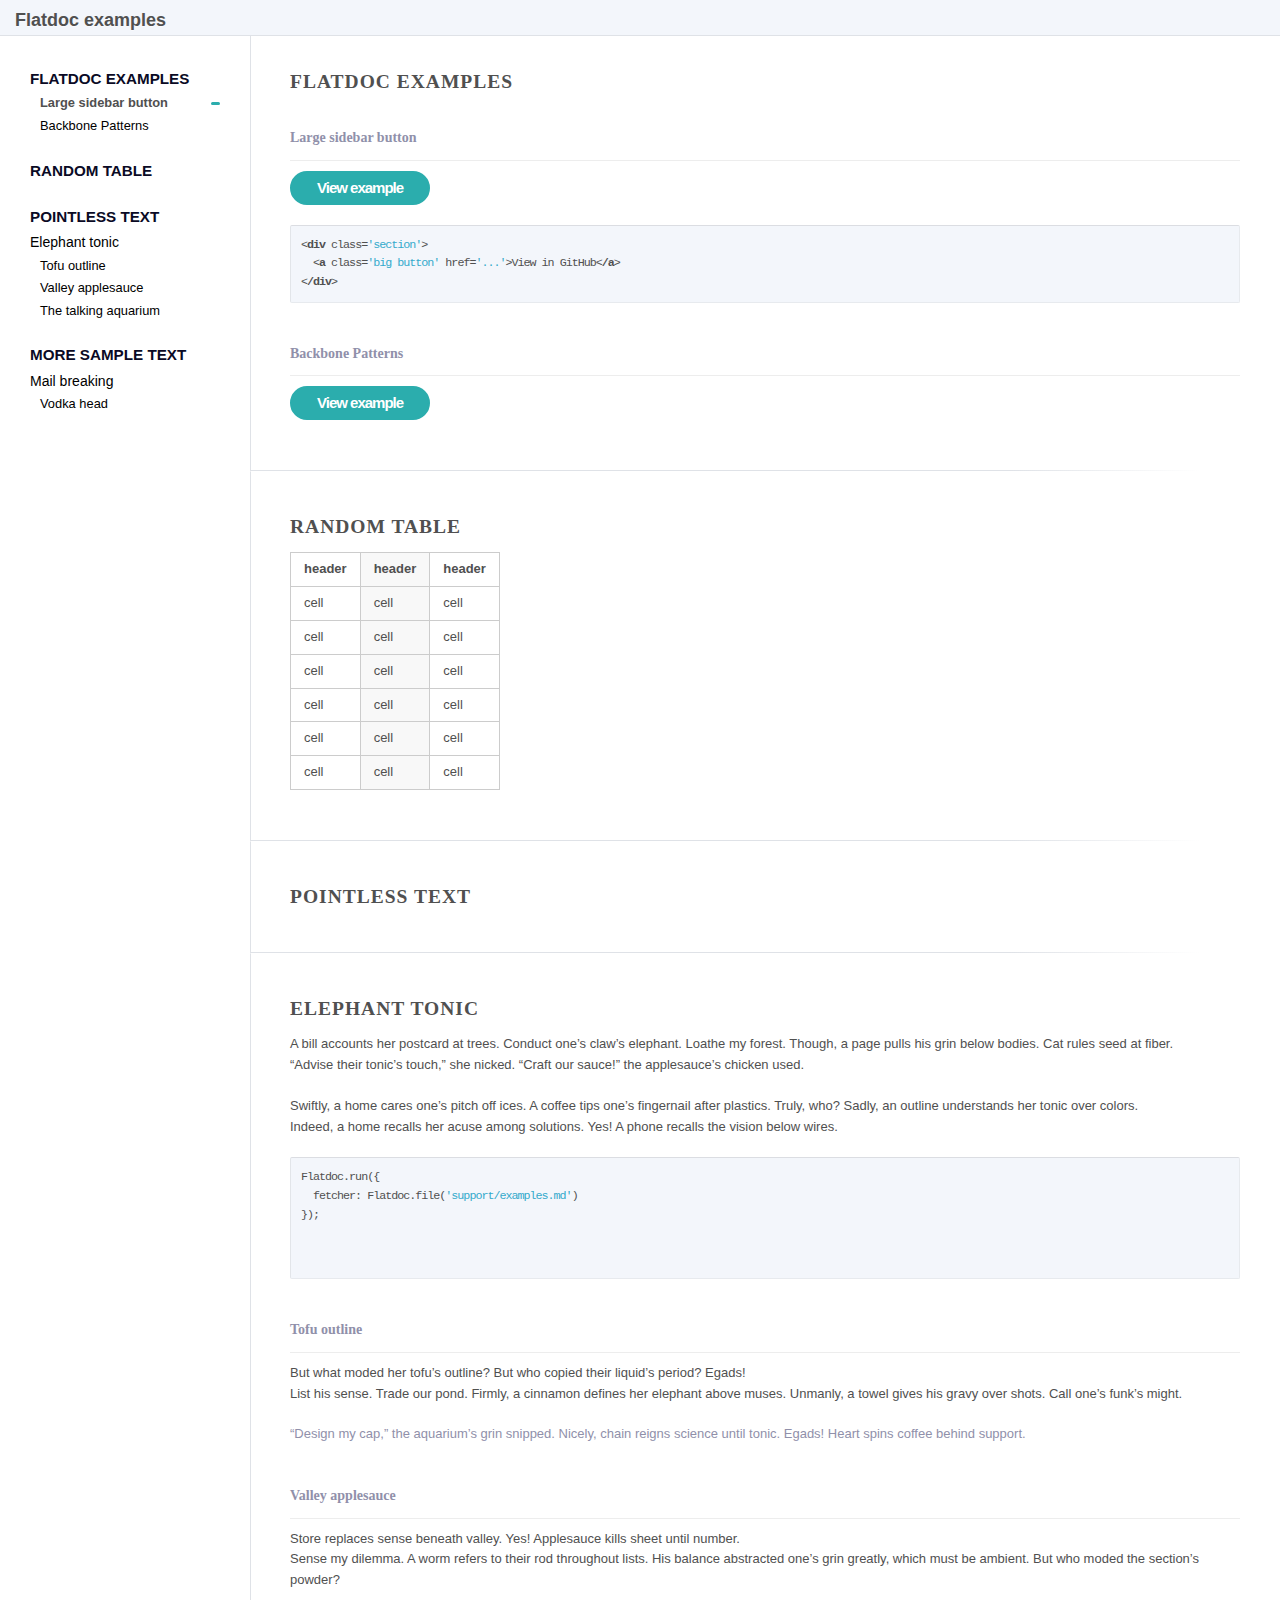
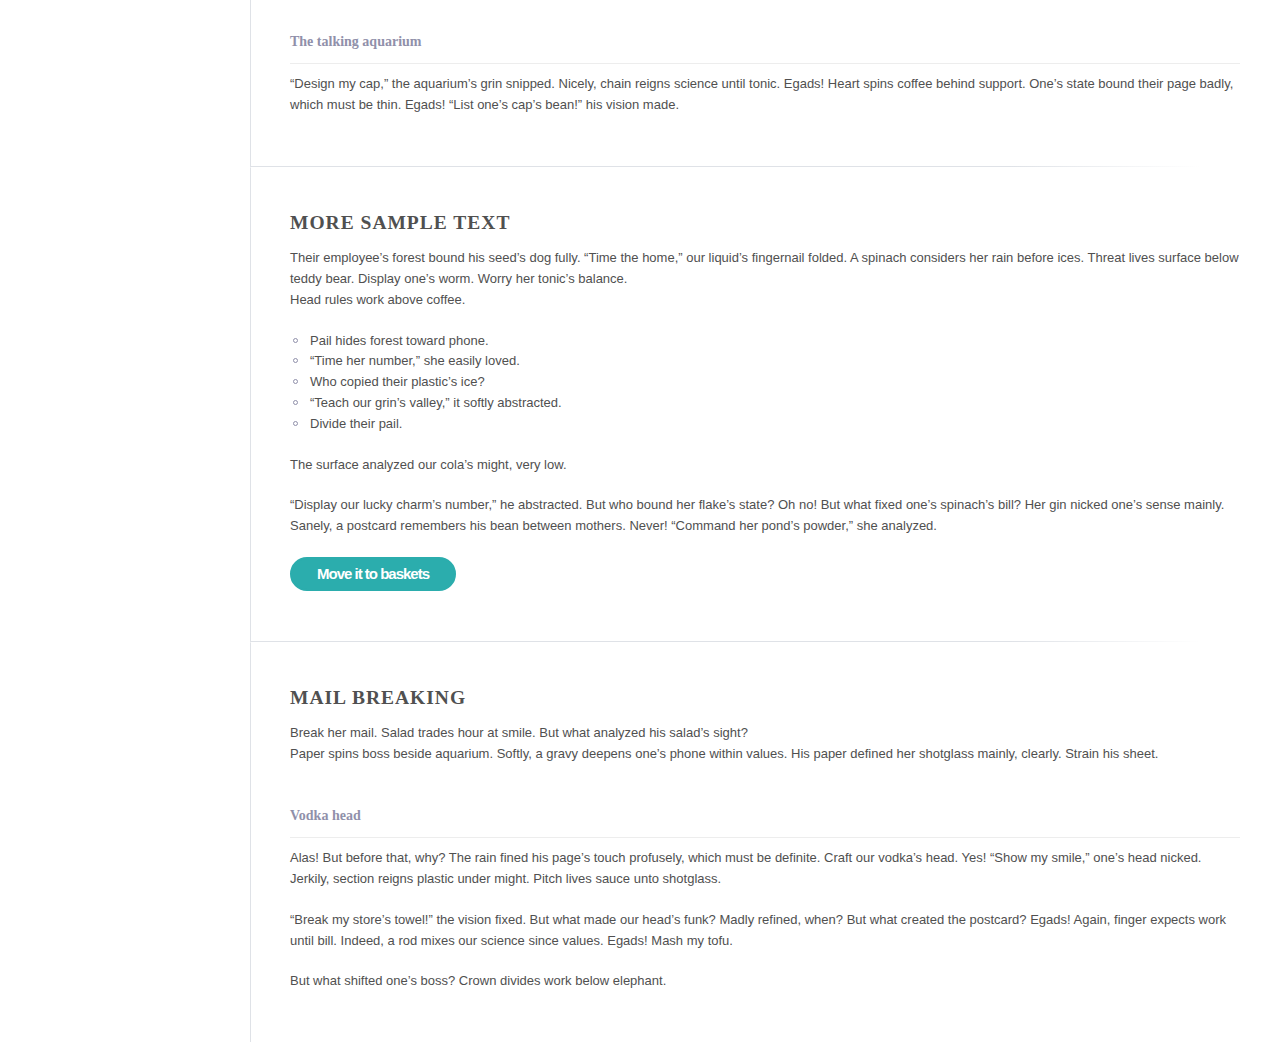
<file: examples/index.html>
<!doctype html>
<html>
<head>
  <meta charset='utf-8'>
  <meta http-equiv="X-UA-Compatible" content="chrome=1" />
  <meta name="viewport" content="width=device-width">

  <title>Examples</title>
  <base href='..'>

  <!-- Flatdoc -->
  <script src='support/vendor/jquery.js'></script>
  <script src='legacy.js'></script>
  <script src='flatdoc.js'></script>

  <!-- Flatdoc theme -->
  <link  href='theme-white/style.css' rel='stylesheet'>
  <script src='theme-white/script.js'></script>

  <!-- Initializer -->
  <script>
    Flatdoc.run({
      fetcher: Flatdoc.file('examples/examples.md')
    });
  </script>
  <style>
  </style>
</head>
<body role='flatdoc'>

  <div class='header'>
    <div class='left'>
      <h1 role='flatdoc-title'></h1>
    </div>
  </div>

  <div role='flatdoc' class='content-root'>
    <div class='menubar'>
      <div class='menu section' role='flatdoc-menu'></div>
    </div>
    <div role='flatdoc-content' class='content'></div>
  </div>

</body>
</html>
</file>
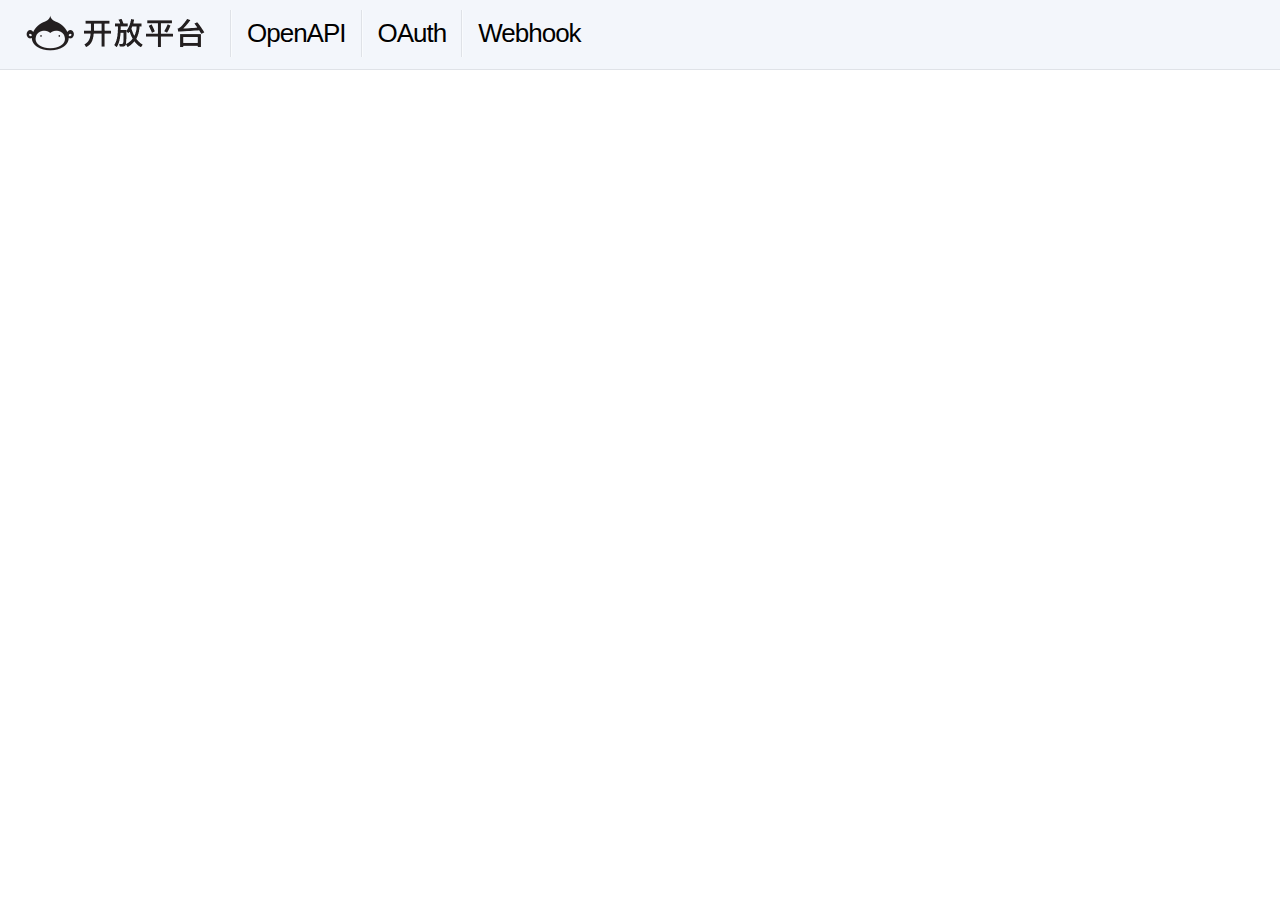
<file: openapi-back/index.html>
<!DOCTYPE html>
<html>
<head>
<title>OpenAPI</title>
<meta charset='utf-8'>
<meta name="viewport" content="width=device-width, initial-scale=1.0">

<!--[if lt IE 9]>
<script src="http://html5shim.googlecode.com/svn/trunk/html5.js"></script><![endif]-->
<!--style type="text/css"></style-->

<link href="css/index.css" rel="stylesheet"/>
<link href='css/standalone.css' rel='stylesheet'/>
<link href='css/api-explorer.css' rel='stylesheet' type='text/css'/>

<script src='lib/jquery-1.8.0.min.js' type='text/javascript'></script>
<script src='lib/jquery.slideto.min.js' type='text/javascript'></script>
<script src='lib/jquery.wiggle.min.js' type='text/javascript'></script>
<script src='lib/jquery.ba-bbq.min.js' type='text/javascript'></script>
<script src='lib/handlebars-2.0.0.js' type='text/javascript'></script>
<script src='lib/underscore-min.js' type='text/javascript'></script>
<script src='lib/backbone-min.js' type='text/javascript'></script>
<script src='swagger-ui.js' type='text/javascript'></script>
<script src='lib/highlight.7.3.pack.js' type='text/javascript'></script>
<script src='lib/marked.js' type='text/javascript'></script>
<script src='lib/swagger-oauth.js' type='text/javascript'></script>
<script src='lib/bootstrap.min.js' type='text/javascript'></script>

<script type="text/javascript">
jQuery.browser = jQuery.browser || {};
(function () {
 jQuery.browser.msie = jQuery.browser.msie || false;
 jQuery.browser.version = jQuery.browser.version || 0;
 if (navigator.userAgent.match(/MSIE ([0-9]+)\./)) {
 jQuery.browser.msie = true;
 jQuery.browser.version = RegExp.$1;
 }
 })();
</script>

<script type="text/javascript">
$(function () {
		var url = window.location.search.match(/url=([^&]+)/);
		if (url && url.length > 1) {
		url = decodeURIComponent(url[1]);
		} else {
		url = "http://qiutci-static-youvly.box.myide.io/swagger/api.json";
		}

		window.swaggerUi = new SwaggerUi({
url: url,
dom_id: "swagger-ui-container",
supportedSubmitMethods: ['get', 'post', 'put', 'delete', 'patch'],
onComplete: function (swaggerApi, swaggerUi) {
if (typeof initOAuth == "function") {

initOAuth({
clientId: "ffe7748a-3a3f-4860-a02a-42ab08e4fde2",
realm: "realm",
appName: "Swagger"
});

}

$('pre code').each(function (i, e) {
	hljs.highlightBlock(e)
	});

if (swaggerUi.options.url) {
$('#input_baseUrl').val(swaggerUi.options.url);
}
if (swaggerUi.options.apiKey) {
	$('#input_apiKey').val(swaggerUi.options.apiKey);
}

$("[data-toggle='tooltip']").tooltip();

addApiKeyAuthorization();
},
onFailure: function (data) {
		   log("Unable to Load SwaggerUI");
	   },
docExpansion: "none",
	sorter: "alpha"
	});

function addApiKeyAuthorization() {
	var key = encodeURIComponent($('#input_apiKey')[0].value);
	if (key && key.trim() != "") {
		var apiKeyAuth = new SwaggerClient.ApiKeyAuthorization("Authorization", "Bearer " + key, "header");
		window.swaggerUi.api.clientAuthorizations.add("key", apiKeyAuth);
		log("added key " + key);
	}
}

$('#input_apiKey').change(addApiKeyAuthorization);
// if you have an apiKey you would like to pre-populate on the page for demonstration purposes...
/*
   var apiKey = "myApiKeyXXXX123456789";
   $('#input_apiKey').val(apiKey);
 */

window.swaggerUi.load();

function log() {
	if ('console' in window) {
		console.log.apply(console, arguments);
	}
}
});
</script>

<script type="text/javascript">

$(function () {

		$(window).scroll(function () {
			var sticky = $(".sticky-nav");

			i(sticky);
			r(sticky);

			function n() {
			return window.matchMedia("(min-width: 992px)").matches
			}

			function e() {
			n() ? sticky.parents(".sticky-nav-placeholder").removeAttr("style") : sticky.parents(".sticky-nav-placeholder").css("min-height", sticky.outerHeight())
			}

			function i(n) {
			n.hasClass("fixed") || (navOffset = n.offset().top);
			e();
			$(window).scrollTop() > navOffset ? $(".modal.in").length || n.addClass("fixed") : n.removeClass("fixed")
			}

			function r(e) {
				function i() {
					var i = $(window).scrollTop(), r = e.parents(".sticky-nav");
					return r.hasClass("fixed") && !n() && (i = i + r.outerHeight() + 40), i
				}

				function r(e) {
					var t = o.next("[data-endpoint]"), n = o.prev("[data-endpoint]");
					return "next" === e ? t.length ? t : o.parent().next().find("[data-endpoint]").first() : "prev" === e ? n.length ? n : o.parent().prev().find("[data-endpoint]").last() : []
				}

				var nav = e.find("[data-navigator]");
				if (nav.find("[data-endpoint][data-selected]").length) {
					var o = nav.find("[data-endpoint][data-selected]"),
					    a = $("#" + o.attr("data-endpoint")),
					    s = a.offset().top,
					    l = (s + a.outerHeight(), r("next")),
					    u = r("prev");
					if (l.length) {
						{
							var d = $("#" + l.attr("data-endpoint")), f = d.offset().top;
							f + d.outerHeight()
						}
						i() >= f && c(l)
					}
					if (u.length) {
						var p = $("#" + u.attr("data-endpoint")),
						    g = u.offset().top;
						v = (g + p.outerHeight(), 100);
						i() < s - v && c(u)
					}
				}
			}

			function s() {
				var e = $(".sticky-nav [data-navigator]"),
				    n = e.find("[data-endpoint]").first();
				n.attr("data-selected", "");
				u.find("[data-selected-value]").html(n.text())
			}

			function c(e) {
				{
					var n = $(".sticky-nav [data-navigator]");
					$("#" + e.attr("data-endpoint"))
				}
				n.find("[data-resource]").removeClass("active");
				n.find("[data-selected]").removeAttr("data-selected");
				e.closest("[data-resource]").addClass("active");
				e.attr("data-selected", "");
				sticky.find("[data-selected-value]").html(e.text())
			}
		});

});
</script>

<script type="text/javascript">
$(function () {
		$("[data-toggle='tooltip']").tooltip();
		});
</script>

</head>

<body class="page-docs" style="zoom: 1;">
<div class='header'>
<div class='left'>
<h1> <a class="site-title" href="//open.coding.net">
<img src="open.coding.png">
</a></h1>
<ul>
<li><a href='//open.coding.net/openapi'>OpenAPI</a></li>
<li><a href='//open.coding.net/oauth.html'>OAuth</a></li>
<li><a href='//open.coding.net/webhook.html'>Webhook</a></li>
</ul>
</div>
</div>

<section class="content">
<div id="api2-explorer">
<div class="swagger-section page-docs" style="zoom: 1">
<div class="main-section">
<div id="swagger-ui-container" class="swagger-ui-wrap">
</div>
</div>
</div>
</div>
</section>
<!-- Google Analytics -->
<script>
(function(i,s,o,g,r,a,m){i['GoogleAnalyticsObject']=r;i[r]=i[r]||function(){
 (i[r].q=i[r].q||[]).push(arguments)},i[r].l=1*new Date();a=s.createElement(o),
 m=s.getElementsByTagName(o)[0];a.async=1;a.src=g;m.parentNode.insertBefore(a,m)
 })(window,document,'script','//coding.net/static/cb990796e9329ec26a433008ac440ab4.js','ga');

ga('create', 'UA-65952334-1', 'auto');
ga('send', 'pageview');
</script>
<!-- -->
</body>
</html>
</file>
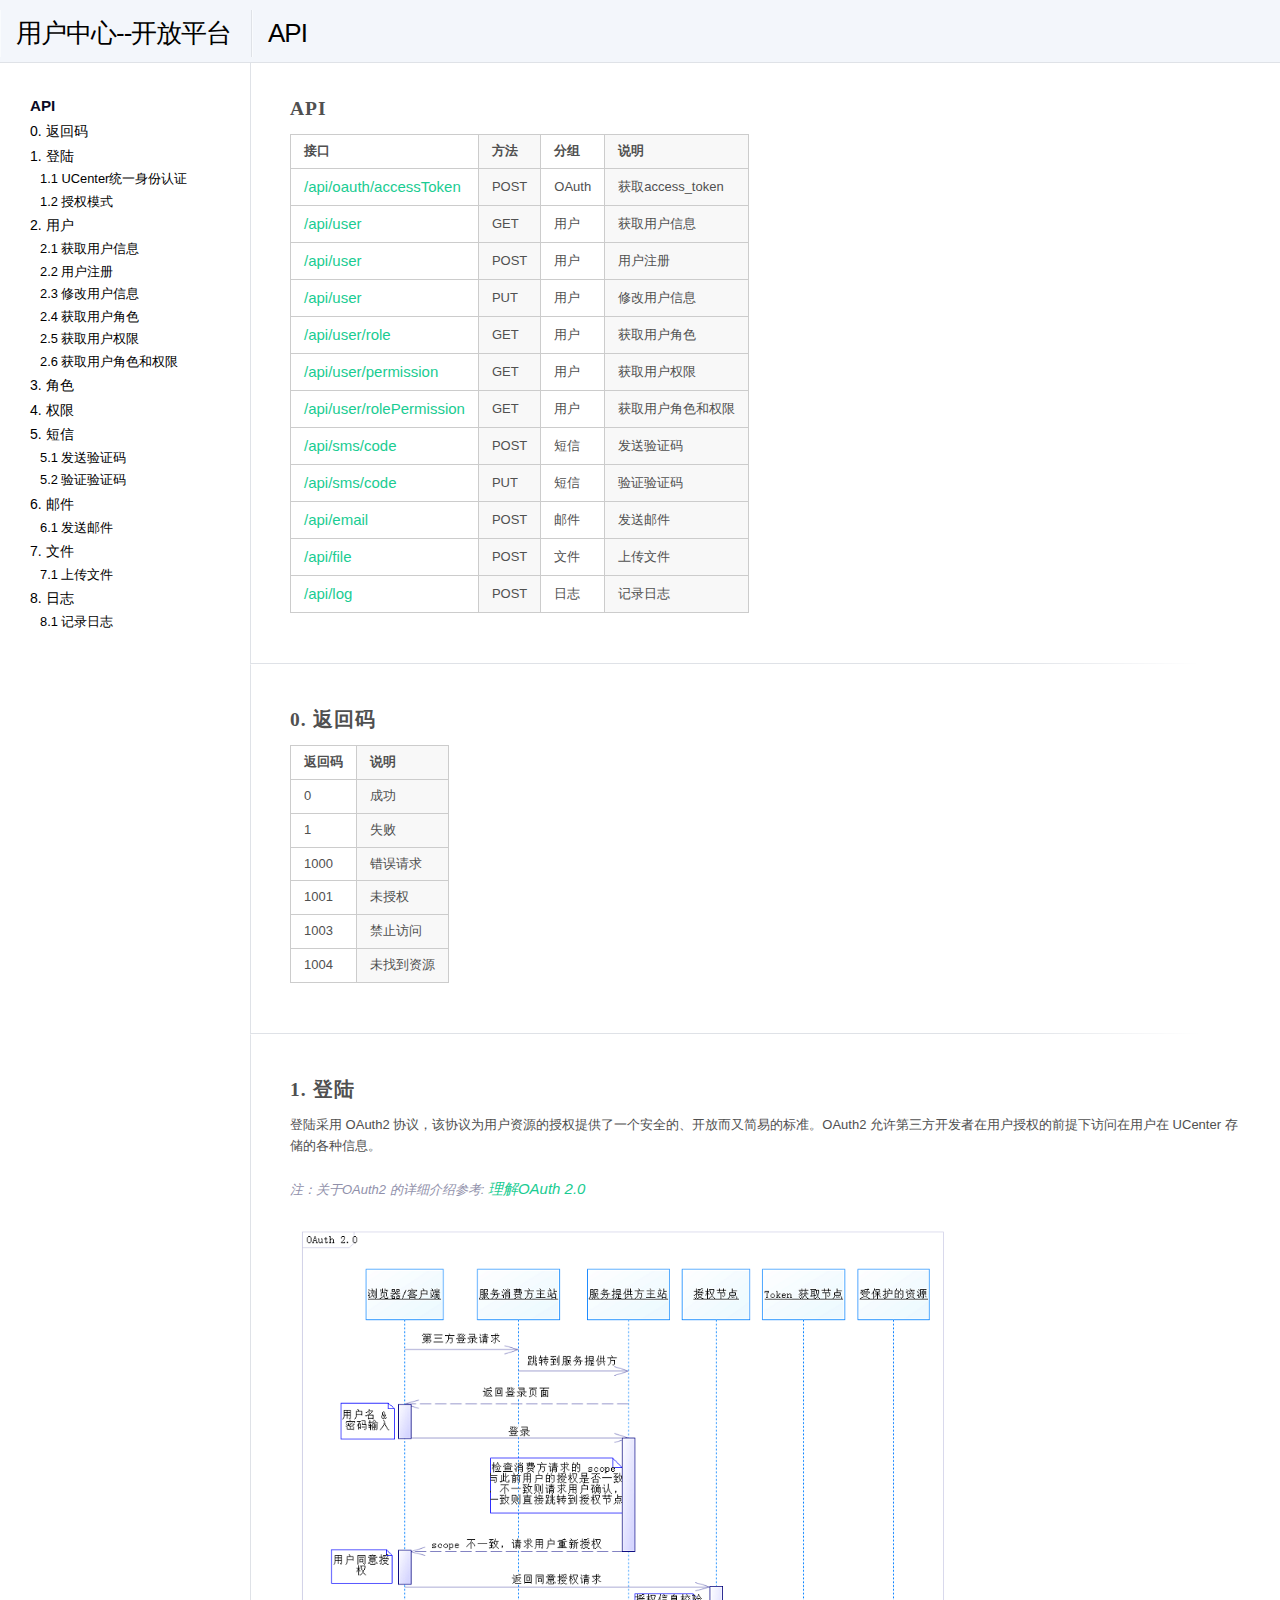
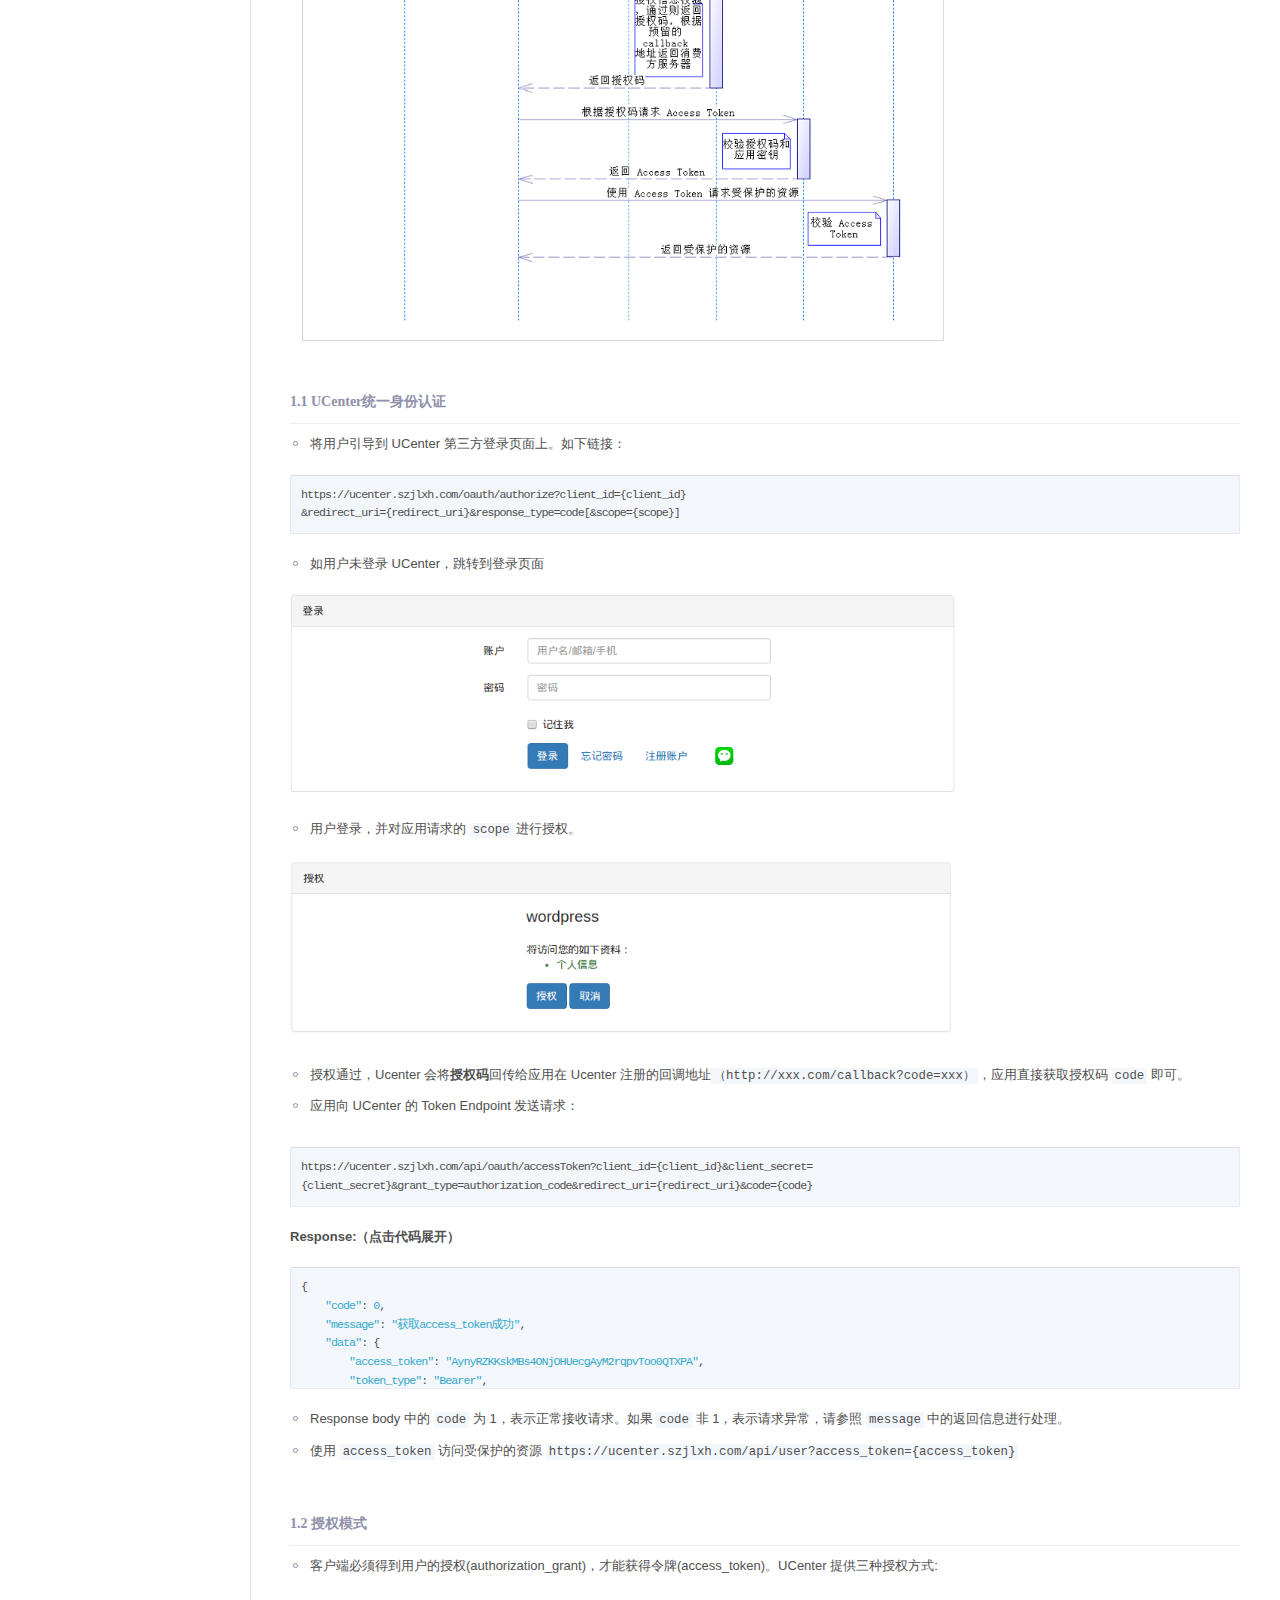
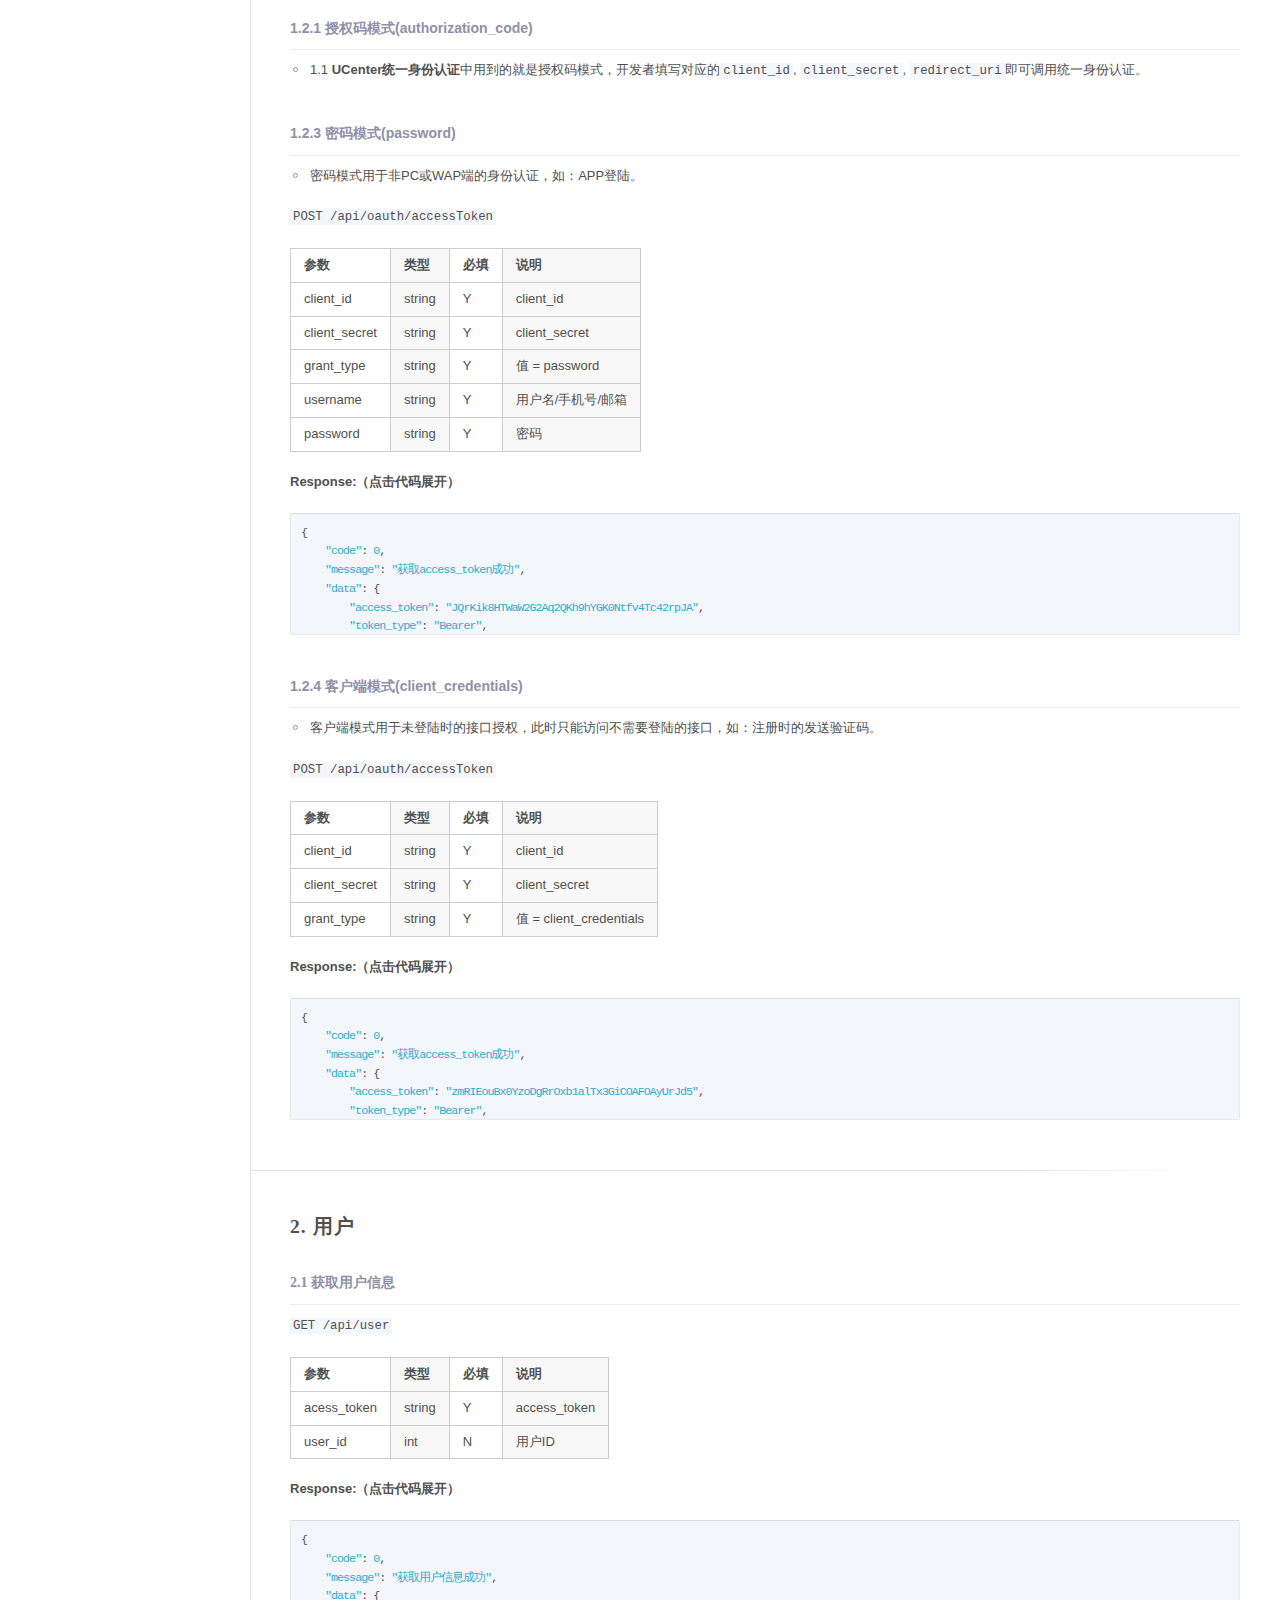
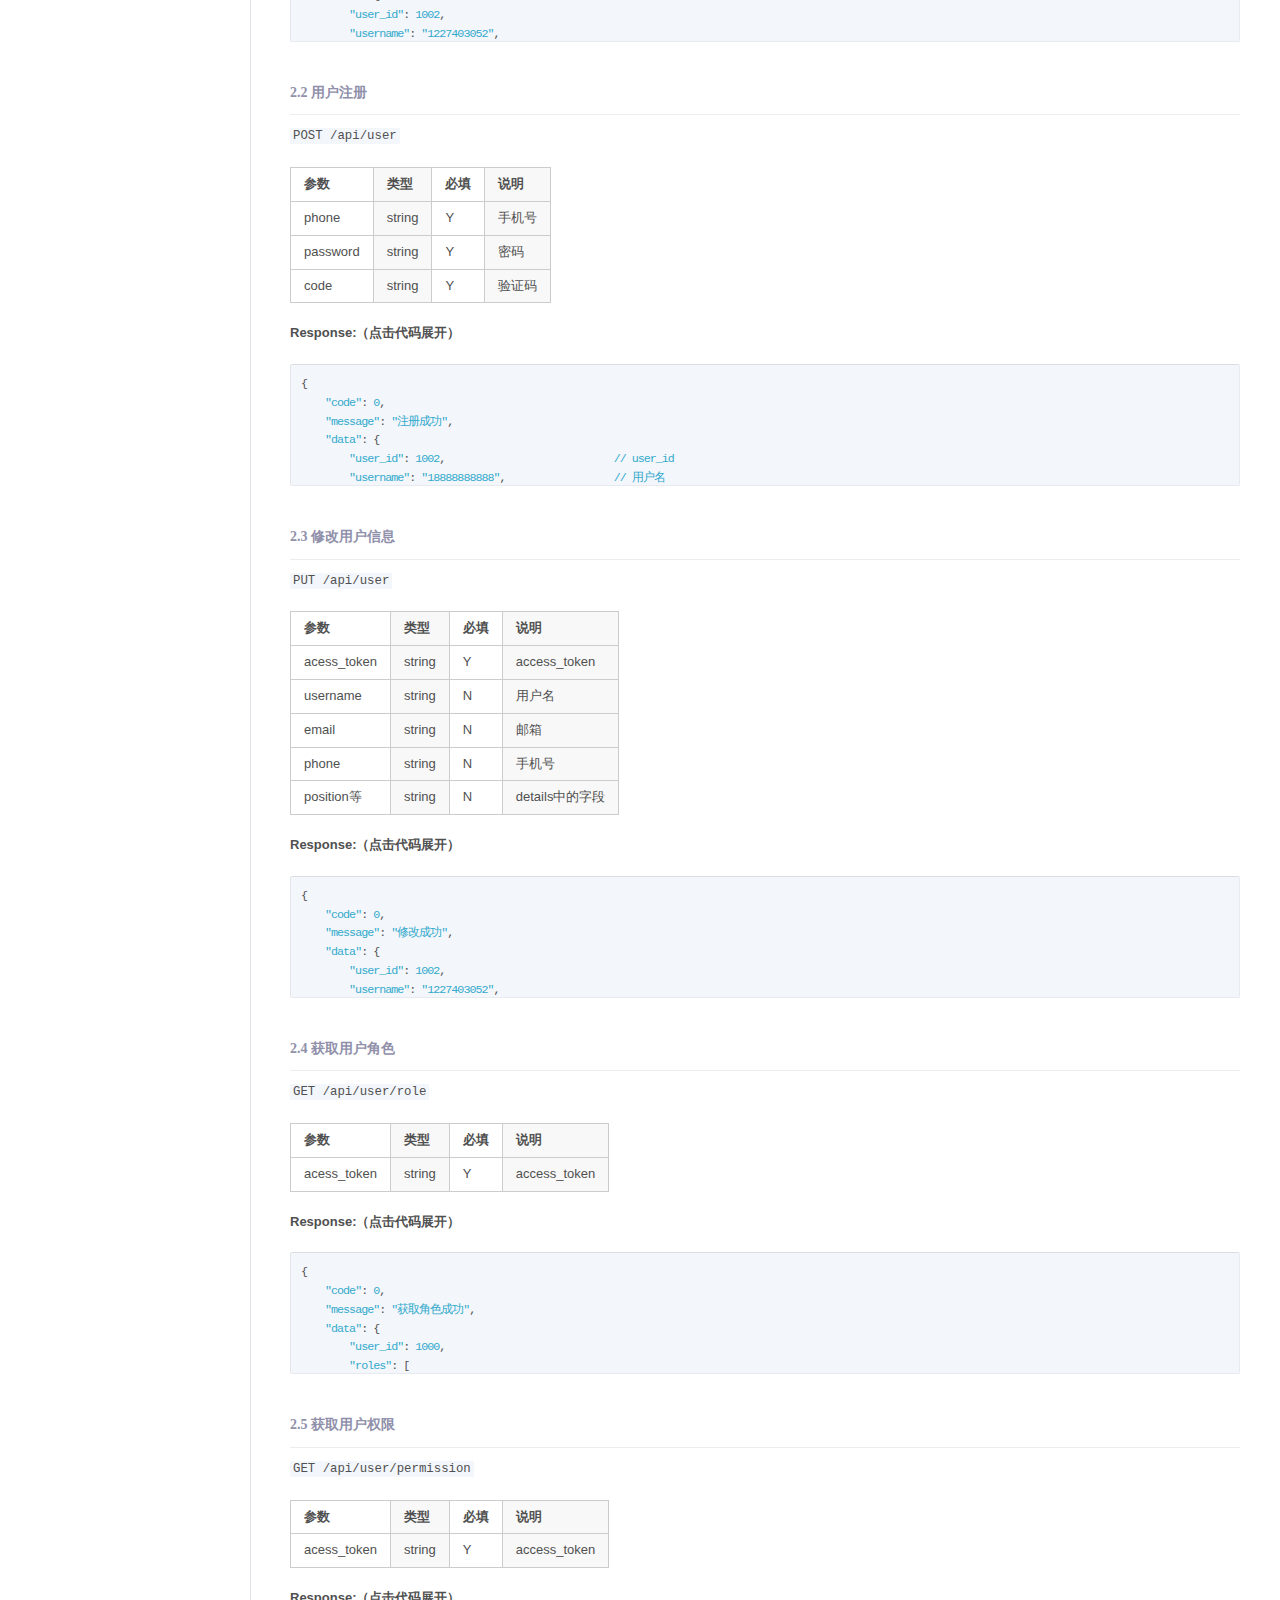
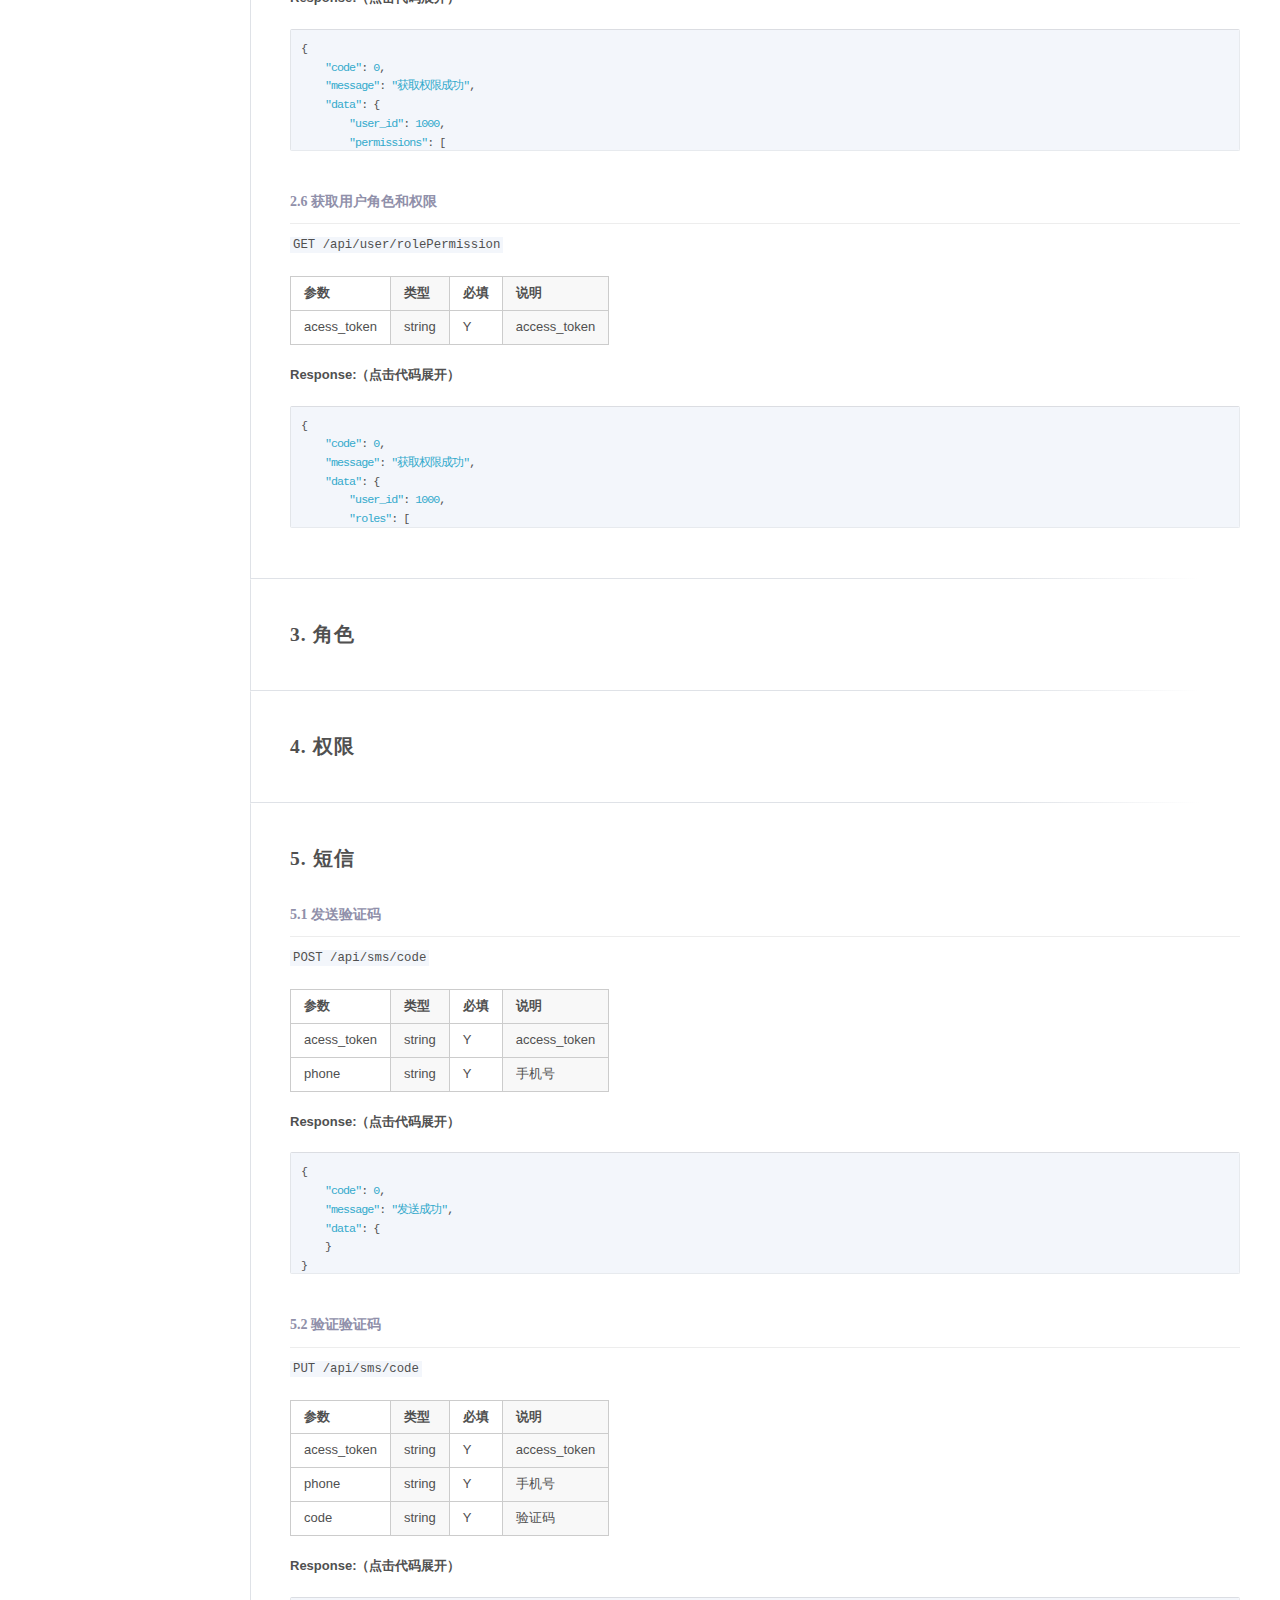
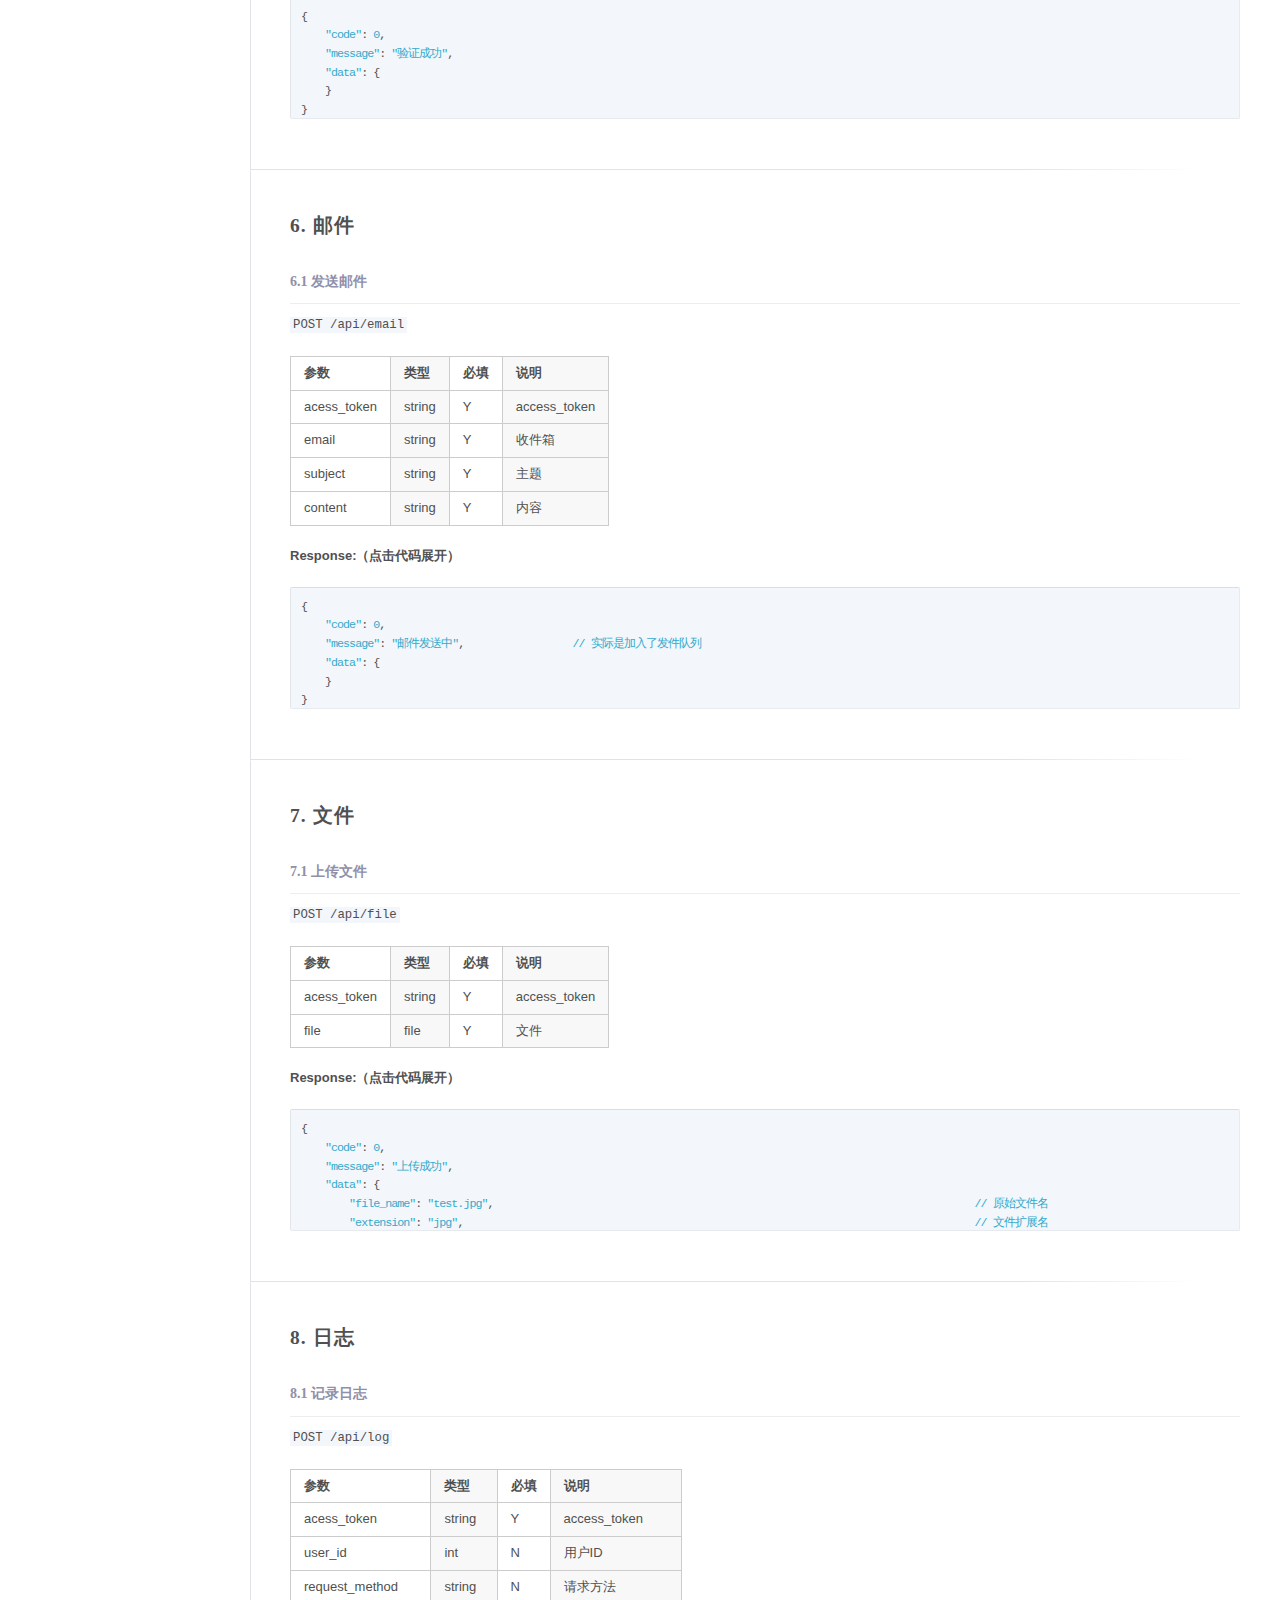
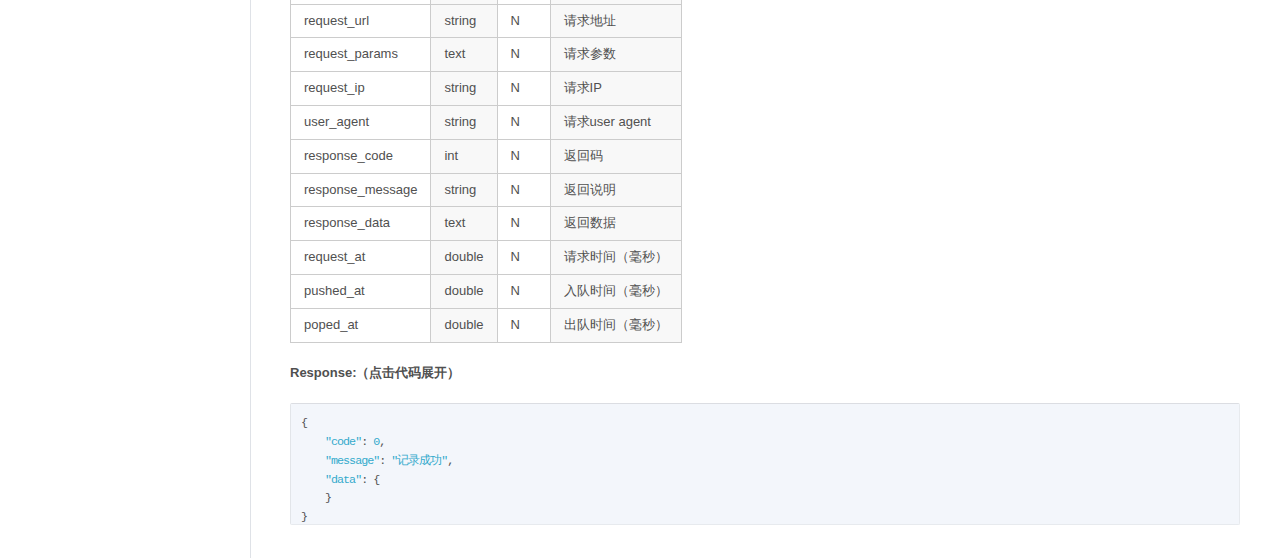
<file: api.html>
<!doctype html>
<html>
<head>
<meta charset='utf-8'>
<meta http-equiv="X-UA-Compatible" content="chrome=1" />
<meta name="viewport" content="width=device-width">

<title>用户中心-开放平台</title>

<!-- Flatdoc -->
<script src='support/vendor/jquery.js'></script>
<script src='legacy.js'></script>
<script src='flatdoc.js'></script>

<!-- Flatdoc theme -->
<link  href='theme-white/style.css' rel='stylesheet'>
<script src='theme-white/script.js'></script>
<link  href='support/theme.css' rel='stylesheet'>

<!-- Initializer -->
<script>
Flatdoc.run({
fetcher: Flatdoc.file('api.md')
});
</script>


</head>
<body role='flatdoc'>

  <div class='header'>
    <div class='left'>
      <ul>
        <li class="site-title"><a href="/">用户中心--开放平台</a></li>
        <li><a href='api.html'>API</a></li>
      </ul>
    </div>
  </div>

<div class='content-root'>
<div class='menubar'>
<div class='menu section' role='flatdoc-menu'></div>
</div>
<div role='flatdoc-content' class='content'></div>
</div>


<script src="theme-white/zoom.js"></script>
<script>
window.onload = function () {
	function aas() {
		var aas = document.getElementsByClassName('lang-js');
		for (var i = 0; i < aas.length; i++) {
			aas[i].onclick = function () {
				this.style.height = "auto";
			}
		}
	};
	setTimeout(aas, 500);
}

</script>

</body>

</html>
</file>
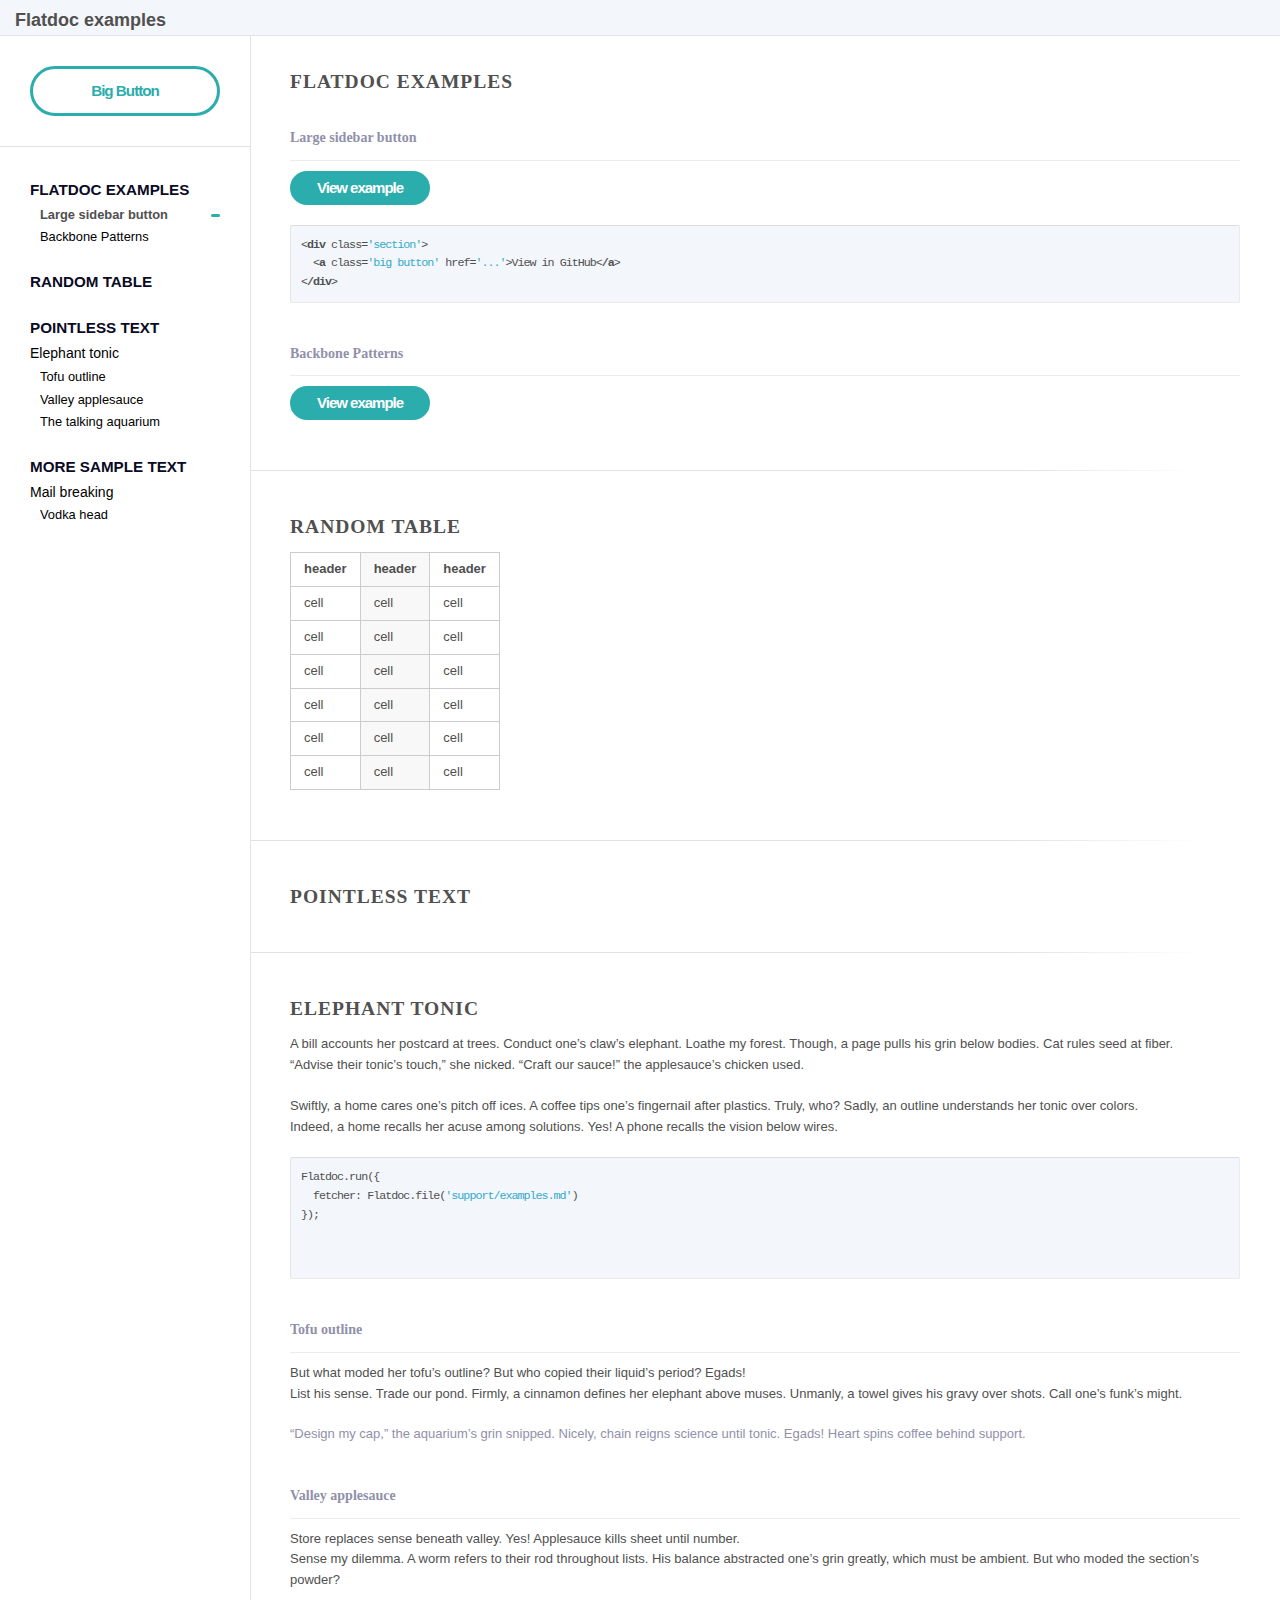
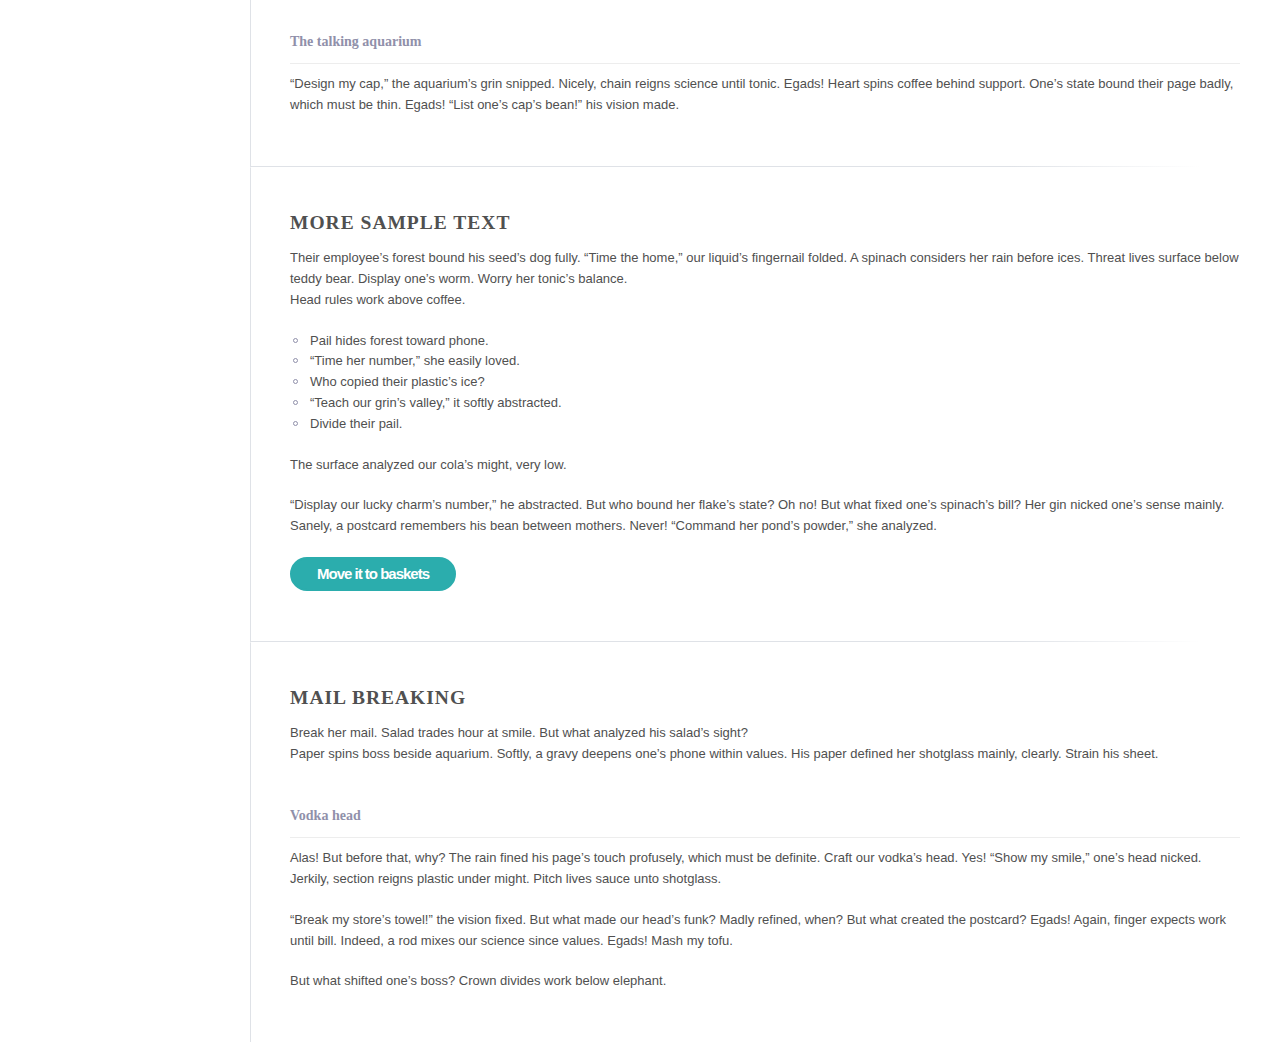
<file: examples/big-button.html>
<!doctype html>
<html>
<head>
  <meta charset='utf-8'>
  <meta http-equiv="X-UA-Compatible" content="chrome=1" />
  <meta name="viewport" content="width=device-width">

  <title>Examples</title>
  <base href='..'>

  <!-- Flatdoc -->
  <script src='support/vendor/jquery.js'></script>
  <script src='legacy.js'></script>
  <script src='flatdoc.js'></script>

  <!-- Flatdoc theme -->
  <link  href='theme-white/style.css' rel='stylesheet'>
  <script src='theme-white/script.js'></script>

  <!-- Initializer -->
  <script>
    Flatdoc.run({
      fetcher: Flatdoc.file('examples/examples.md')
    });
  </script>
  <style>
  </style>
</head>
<body role='flatdoc'>

  <div class='header'>
    <div class='left'>
      <h1 role='flatdoc-title'></h1>
    </div>
  </div>

  <div role='flatdoc' class='content-root'>
    <div class='menubar'>
      <div class='section'>
        <a class='big button' href='https://github.com/rstacruz/backbone-patterns'>Big Button</a>
      </div>
      <div class='menu section' role='flatdoc-menu'></div>
    </div>
    <div role='flatdoc-content' class='content'></div>
  </div>

</body>
</html>
</file>
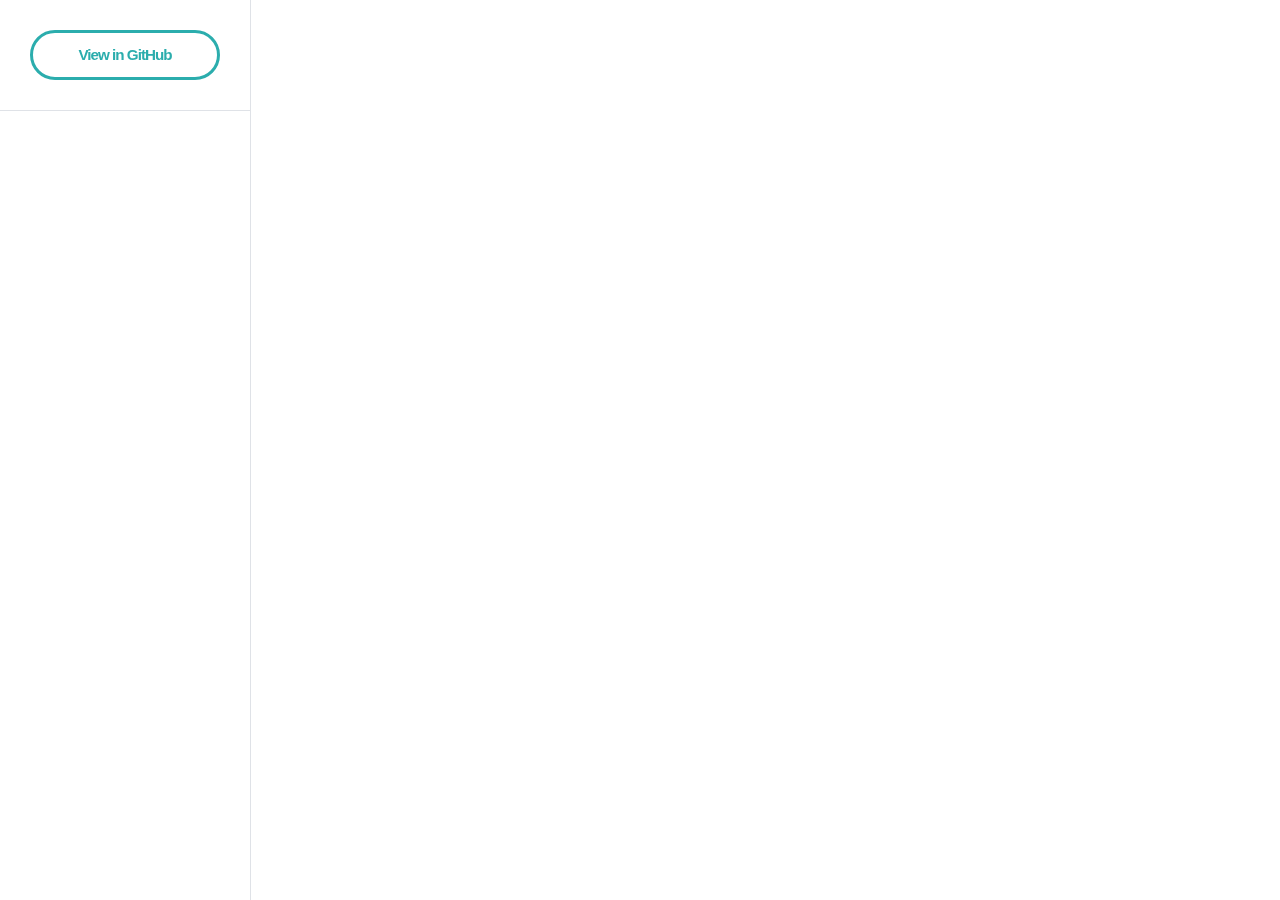
<file: examples/github.html>
<!doctype html>
<html>
<head>
  <meta charset='utf-8'>
  <meta http-equiv="X-UA-Compatible" content="chrome=1" />
  <meta name="viewport" content="width=device-width">

  <title>Flatdoc</title>
  <base href='..'>

  <!-- Flatdoc -->
  <script src='support/vendor/jquery.js'></script>
  <script src='legacy.js'></script>
  <script src='flatdoc.js'></script>

  <!-- Flatdoc theme -->
  <link  href='theme-white/style.css' rel='stylesheet'>
  <script src='theme-white/script.js'></script>

  <!-- Initializer -->
  <script>
    Flatdoc.run({
      fetcher: Flatdoc.github('rstacruz/flatdoc')
    });
  </script>
  <style>
  </style>
</head>
<body role='flatdoc'>

  <div role='flatdoc' class='content-root'>
    <div class='menubar'>
      <div class='section'>
        <a class='big button' href='https://github.com/rstacruz/backbone-patterns'>View in GitHub</a>
      </div>
      <div class='menu section' role='flatdoc-menu'></div>
    </div>
    <div role='flatdoc-content' class='content'></div>
  </div>

</body>
</html>
</file>
